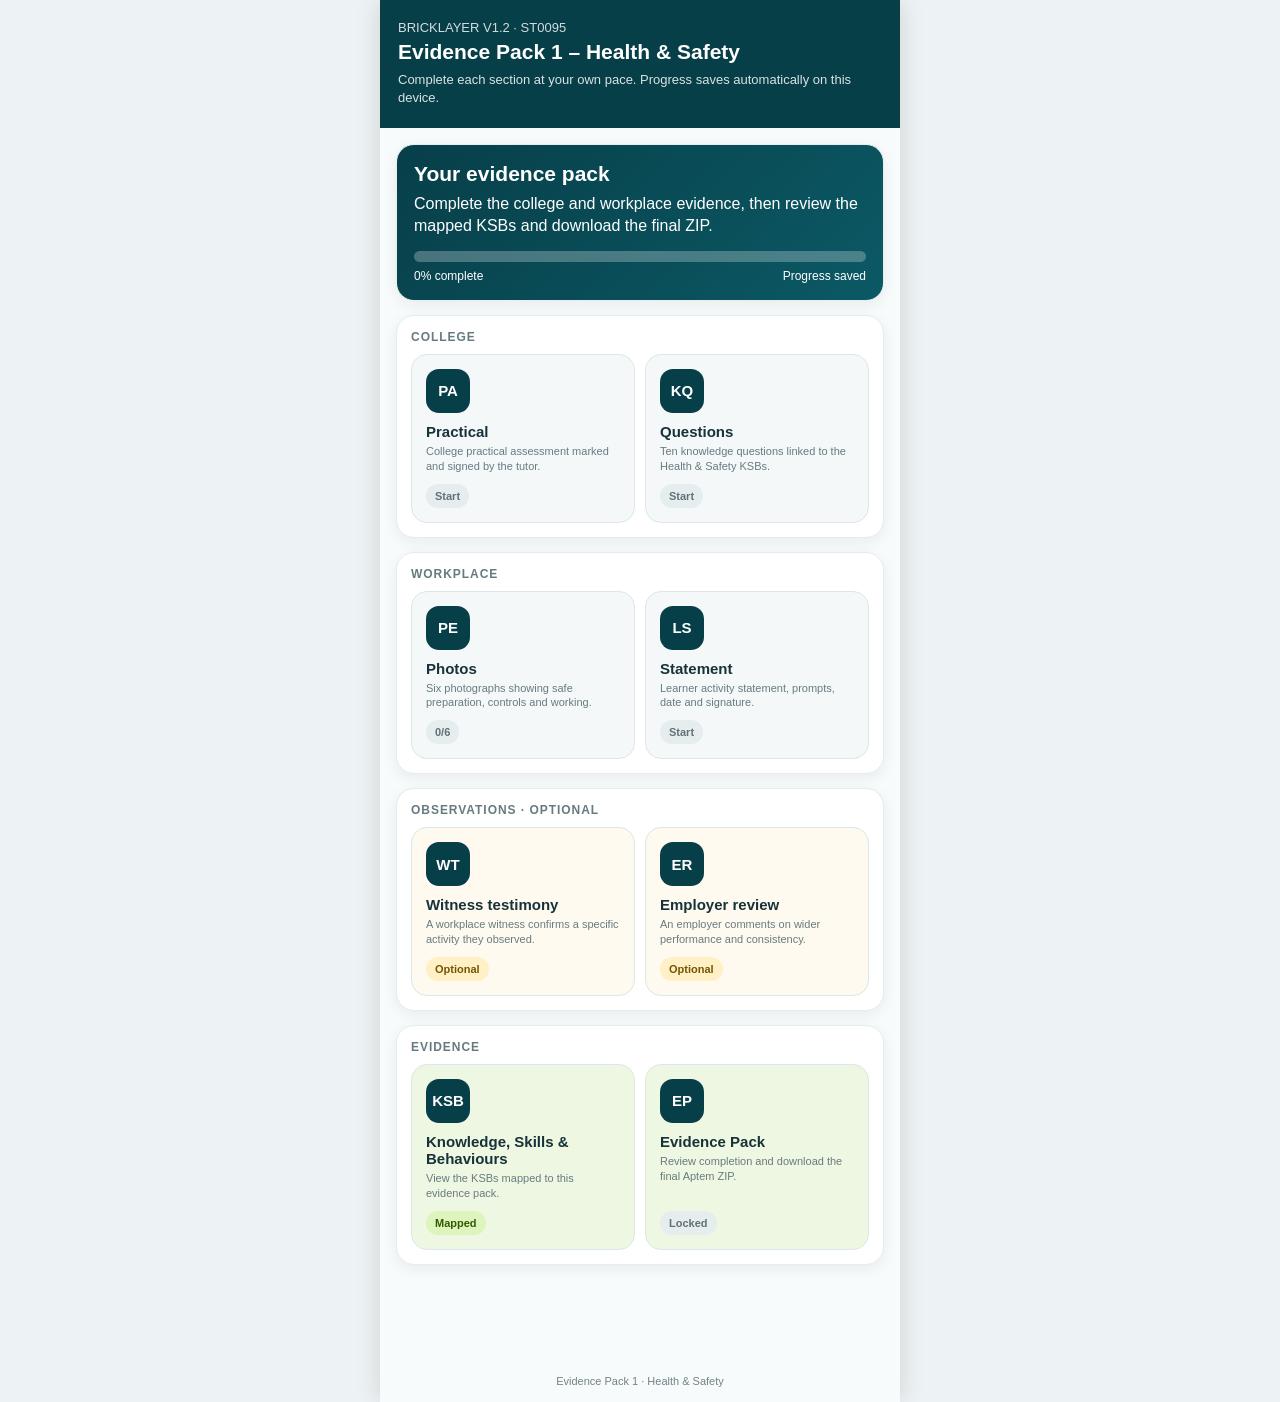
<file: index.html>
<!doctype html><html><head><meta charset="utf-8"><meta name="viewport" content="width=device-width,initial-scale=1"><title>Evidence Pack 1</title><link rel="stylesheet" href="styles.css"></head>
<body><div class="app"><header><div class="brand">BRICKLAYER V1.2 · ST0095</div><h1 class="title">Evidence Pack 1 – Health & Safety</h1><div class="sub">Complete each section at your own pace. Progress saves automatically on this device.</div></header>
<main>
<div class="card hero"><h2>Your evidence pack</h2><p>Complete the college and workplace evidence, then review the mapped KSBs and download the final ZIP.</p><div class="progress"><span id="bar"></span></div><div class="progress-row"><span id="pct">0% complete</span><span>Progress saved</span></div></div>

<div class="grid-groups">
  <section class="group-card">
    <h2 class="group-title">College</h2>
    <div class="evidence-grid">
      <a class="grid-tile" href="practical.html"><div><div class="tile-code">PA</div><h3>Practical</h3><p>College practical assessment marked and signed by the tutor.</p></div><span id="sPractical" class="status">Start</span></a>
      <a class="grid-tile" href="knowledge.html"><div><div class="tile-code">KQ</div><h3>Questions</h3><p>Ten knowledge questions linked to the Health & Safety KSBs.</p></div><span id="sQuiz" class="status">Start</span></a>
    </div>
  </section>

  <section class="group-card">
    <h2 class="group-title">Workplace</h2>
    <div class="evidence-grid">
      <a class="grid-tile" href="photos.html"><div><div class="tile-code">PE</div><h3>Photos</h3><p>Six photographs showing safe preparation, controls and working.</p></div><span id="sPhotos" class="status">Start</span></a>
      <a class="grid-tile" href="statement.html"><div><div class="tile-code">LS</div><h3>Statement</h3><p>Learner activity statement, prompts, date and signature.</p></div><span id="sStatement" class="status">Start</span></a>
    </div>
  </section>

  <section class="group-card">
    <h2 class="group-title">Observations · Optional</h2>
    <div class="evidence-grid">
      <a class="grid-tile optional" href="witness.html"><div><div class="tile-code">WT</div><h3>Witness testimony</h3><p>A workplace witness confirms a specific activity they observed.</p></div><span id="sWitness" class="status ready">Optional</span></a>
      <a class="grid-tile optional" href="employer.html"><div><div class="tile-code">ER</div><h3>Employer review</h3><p>An employer comments on wider performance and consistency.</p></div><span id="sEmployer" class="status ready">Optional</span></a>
    </div>
  </section>

  <section class="group-card">
    <h2 class="group-title">Evidence</h2>
    <div class="evidence-grid">
      <a class="grid-tile evidence" href="ksbs.html"><div><div class="tile-code">KSB</div><h3>Knowledge, Skills & Behaviours</h3><p>View the KSBs mapped to this evidence pack.</p></div><span class="status done">Mapped</span></a>
      <a class="grid-tile evidence" href="review.html"><div><div class="tile-code">EP</div><h3>Evidence Pack</h3><p>Review completion and download the final Aptem ZIP.</p></div><span id="sPack" class="status">Locked</span></a>
    </div>
  </section>
</div>
</main><footer>Evidence Pack 1 · Health & Safety</footer></div>
<script src="app.js"></script><script>
(async()=>{const x=await overallStatus();bar.style.width=x.percent+"%";pct.textContent=x.percent+"% complete";
sPhotos.textContent=x.photos+"/6"; if(x.photos===6)sPhotos.classList.add("done");
sStatement.textContent=x.statement?"Done":"Start";if(x.statement)sStatement.classList.add("done");
sQuiz.textContent=x.quizok?"Passed":"Start";if(x.quizok)sQuiz.classList.add("done");
sPractical.textContent=x.prac?"Competent":"Start";if(x.prac)sPractical.classList.add("done");
sPack.textContent=x.done?"Ready":"Locked";if(x.done)sPack.classList.add("done");
const wt=JSON.parse(localStorage.getItem("brick_witness_v1")||"{}"); if(wt.completed){sWitness.textContent="Added";sWitness.classList.add("done")}
const er=JSON.parse(localStorage.getItem("brick_employer_v1")||"{}"); if(er.completed){sEmployer.textContent="Added";sEmployer.classList.add("done")}
})();</script></body></html>
</file>
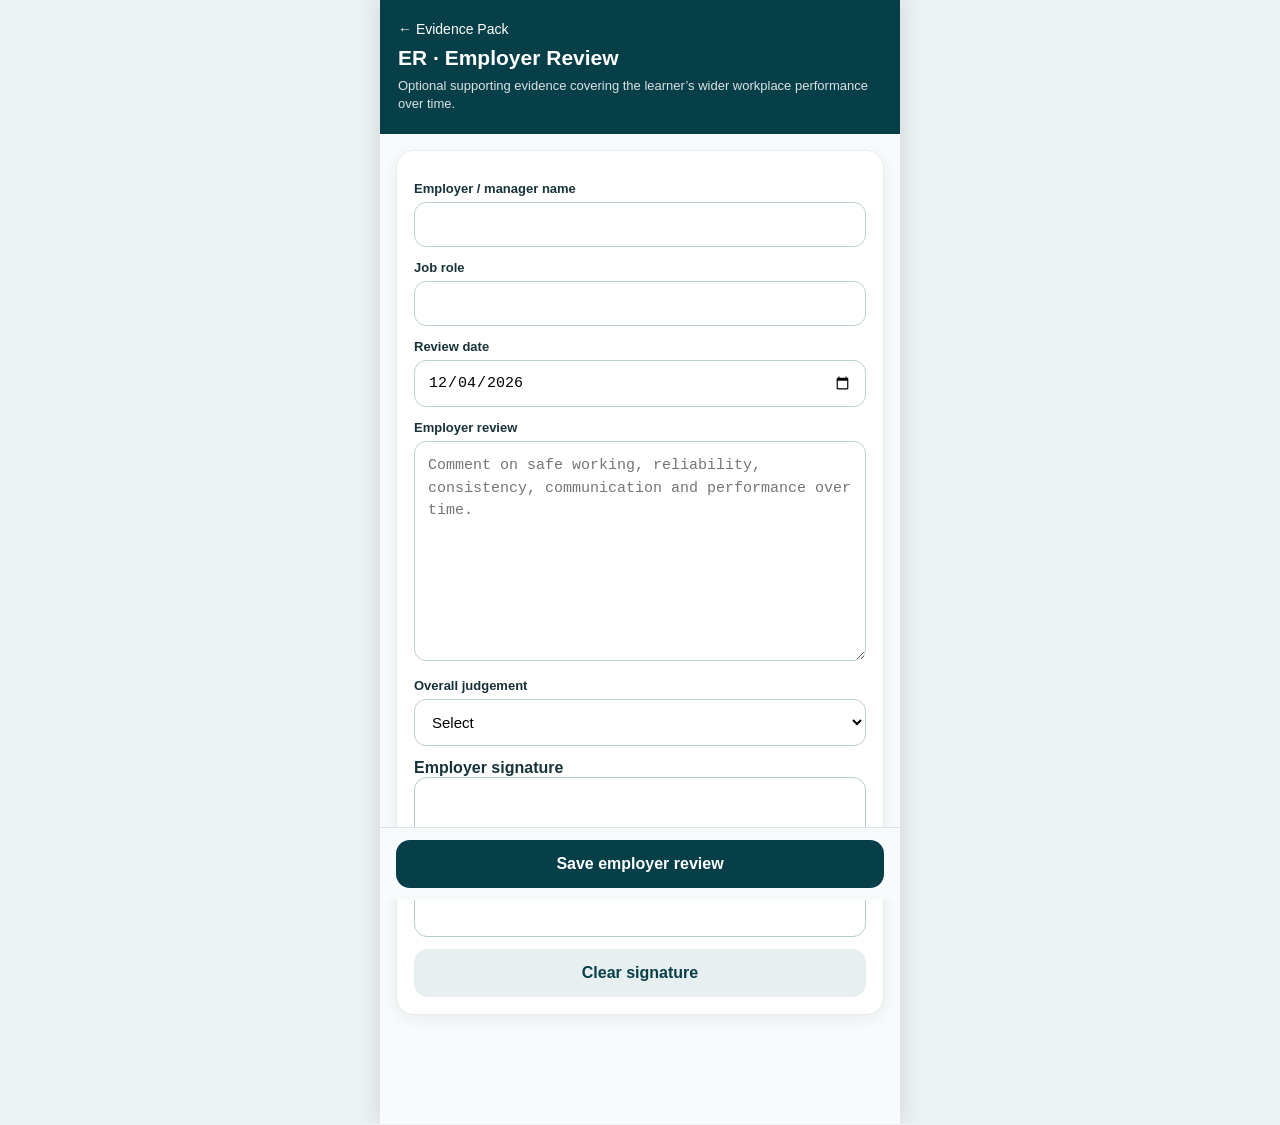
<file: employer.html>
<!doctype html><html><head><meta charset="utf-8"><meta name="viewport" content="width=device-width,initial-scale=1"><title>Employer Review</title><link rel="stylesheet" href="styles.css"></head>
<body><div class="app"><header><a class="back" href="index.html">← Evidence Pack</a><h1 class="title">ER · Employer Review</h1><div class="sub">Optional supporting evidence covering the learner’s wider workplace performance over time.</div></header><main>
<div class="card"><div class="field"><label>Employer / manager name</label><input id="ename" type="text"></div><div class="field"><label>Job role</label><input id="erole" type="text"></div><div class="field"><label>Review date</label><input id="edate" type="date"></div><div class="field"><label>Employer review</label><textarea id="etext" placeholder="Comment on safe working, reliability, consistency, communication and performance over time."></textarea></div>
<div class="field"><label>Overall judgement</label><select id="judgement"><option value="">Select</option><option>Working towards the required standard</option><option>Consistently meeting the required standard</option><option>Exceeding the required standard</option></select></div>
<label><strong>Employer signature</strong></label><canvas class="signature" id="esig"></canvas><div class="signature-actions"><button class="button secondary" id="eclear" type="button">Clear signature</button></div></div>
</main><div class="fixed-actions"><button id="saveBtn" class="button">Save employer review</button></div></div>
<script src="app.js"></script><script>
const KEYE="brick_employer_v1";let e=JSON.parse(localStorage.getItem(KEYE)||"{}");
ename.value=e.name||"";erole.value=e.role||"";edate.value=e.date||new Date().toISOString().slice(0,10);etext.value=e.text||"";judgement.value=e.judgement||"";
function saveE(){e={...e,name:ename.value,role:erole.value,date:edate.value,text:etext.value,judgement:judgement.value};localStorage.setItem(KEYE,JSON.stringify(e));}
[ename,erole,edate,etext,judgement].forEach(x=>x.oninput=saveE);bindSignature("esig","eclear","_e");
esig.addEventListener("pointerup",()=>{e.signed=true;saveE()});eclear.onclick=()=>{e.signed=false;saveE()};
saveBtn.onclick=()=>{saveE();e.completed=!!(e.name&&e.role&&e.date&&e.text.trim().length>=50&&e.judgement&&e.signed);localStorage.setItem(KEYE,JSON.stringify(e));location.href="index.html"};
</script></body></html>
</file>
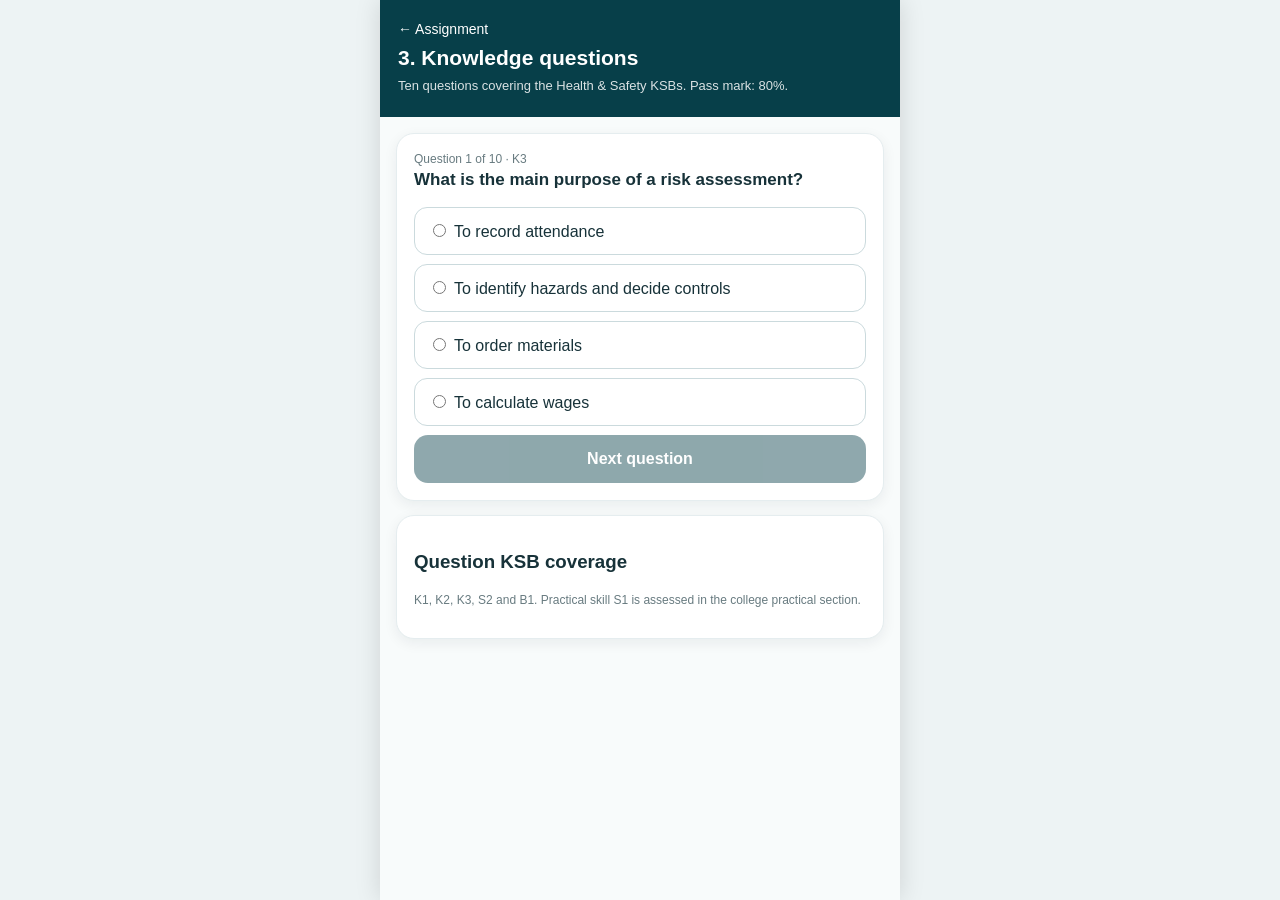
<file: knowledge.html>
<!doctype html><html><head><meta charset="utf-8"><meta name="viewport" content="width=device-width,initial-scale=1"><title>Knowledge check</title><link rel="stylesheet" href="styles.css"></head>
<body><div class="app"><header><a class="back" href="index.html">← Assignment</a><h1 class="title">3. Knowledge questions</h1><div class="sub">Ten questions covering the Health & Safety KSBs. Pass mark: 80%.</div></header><main>
<div class="card" id="quizBox"><div id="qnum" class="small"></div><div id="q" class="question"></div><div id="opts"></div><button class="button" id="next" disabled>Next question</button></div>
<div class="card hidden" id="result"><div class="score" id="score"></div><p id="resultText" style="text-align:center"></p><button class="button secondary" id="retry">Try again</button></div>
<div class="card"><h3>Question KSB coverage</h3><p class="small">K1, K2, K3, S2 and B1. Practical skill S1 is assessed in the college practical section.</p></div>
</main></div>
<script src="app.js"></script><script>
let i=0,answers={};function show(){const x=quiz[i];qnum.textContent=`Question ${i+1} of ${quiz.length} · ${x.k}`;q.textContent=x.q;opts.innerHTML=x.o.map((o,j)=>`<label class="option"><input type="radio" name="a" value="${j}">${o}</label>`).join("");next.disabled=true;document.querySelectorAll('input[name=a]').forEach(r=>r.onchange=()=>{answers[i]=Number(r.value);next.disabled=false;});next.textContent=i===quiz.length-1?"Finish quiz":"Next question";}
next.onclick=()=>{if(i<quiz.length-1){i++;show()}else finish()};
function finish(){let n=0;quiz.forEach((x,j)=>{if(answers[j]===x.a)n++});const pc=Math.round(n/quiz.length*100);state.quizAnswers=answers;state.quizScore=pc;state.quizPassed=pc>=80;save();quizBox.classList.add("hidden");result.classList.remove("hidden");score.textContent=pc+"%";resultText.textContent=pc>=80?"Passed. Your result has been saved.":"Not yet passed. Review the topics and try again.";}
retry.onclick=()=>{i=0;answers={};result.classList.add("hidden");quizBox.classList.remove("hidden");show()};show();
</script></body></html>
</file>
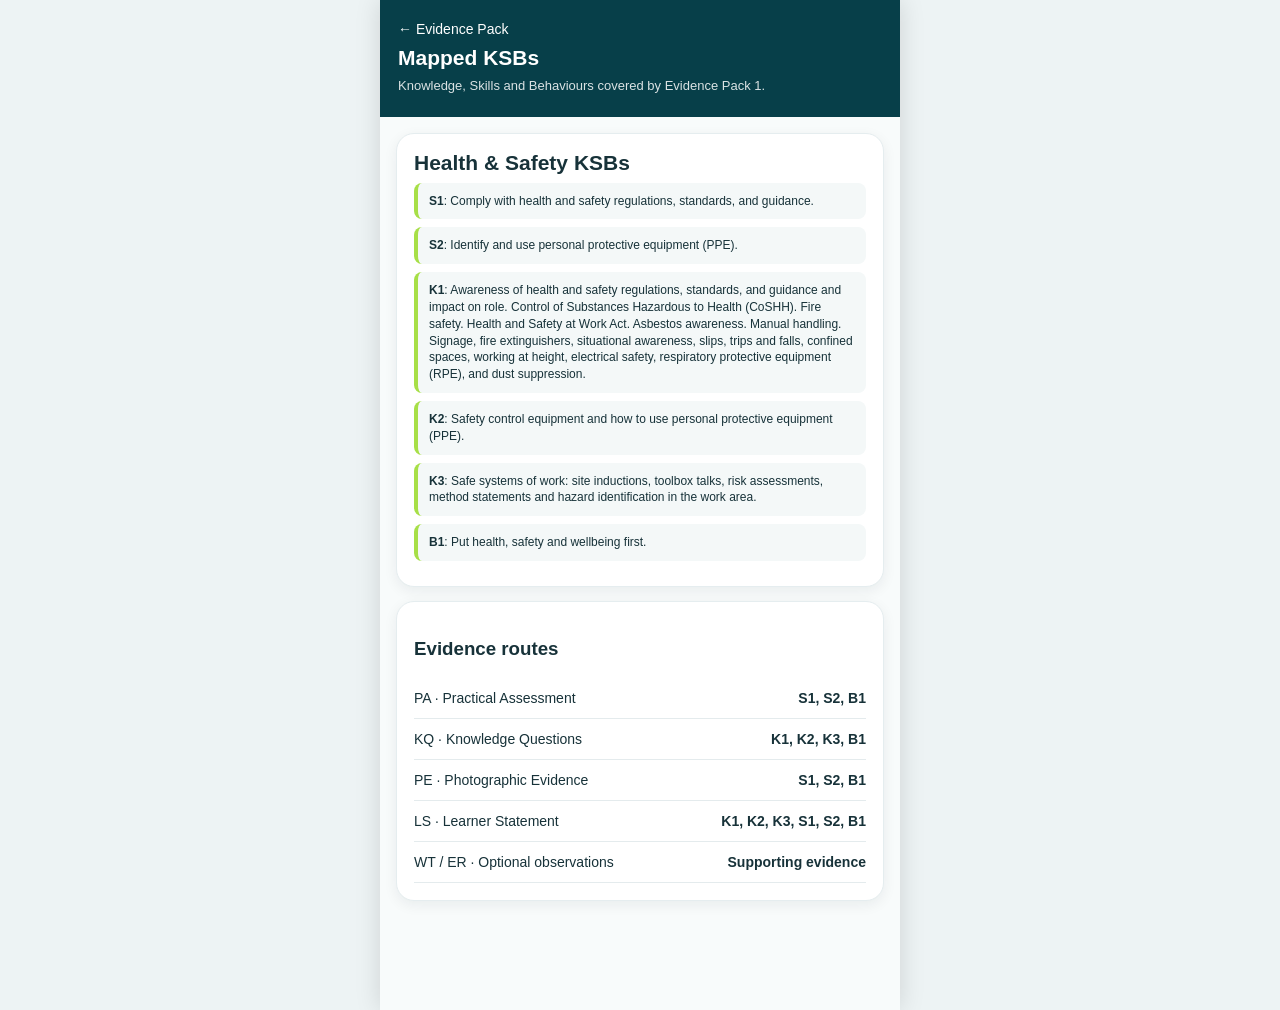
<file: ksbs.html>
<!doctype html><html><head><meta charset="utf-8"><meta name="viewport" content="width=device-width,initial-scale=1"><title>Mapped KSBs</title><link rel="stylesheet" href="styles.css"></head>
<body><div class="app"><header><a class="back" href="index.html">← Evidence Pack</a><h1 class="title">Mapped KSBs</h1><div class="sub">Knowledge, Skills and Behaviours covered by Evidence Pack 1.</div></header><main>
<div class="card"><h2 class="page">Health & Safety KSBs</h2><div id="ksbs"></div></div>
<div class="card"><h3>Evidence routes</h3>
<div class="review-item"><span>PA · Practical Assessment</span><strong>S1, S2, B1</strong></div>
<div class="review-item"><span>KQ · Knowledge Questions</span><strong>K1, K2, K3, B1</strong></div>
<div class="review-item"><span>PE · Photographic Evidence</span><strong>S1, S2, B1</strong></div>
<div class="review-item"><span>LS · Learner Statement</span><strong>K1, K2, K3, S1, S2, B1</strong></div>
<div class="review-item"><span>WT / ER · Optional observations</span><strong>Supporting evidence</strong></div>
</div></main></div><script src="app.js"></script><script>ksbs.innerHTML=ksbHtml();</script></body></html>
</file>
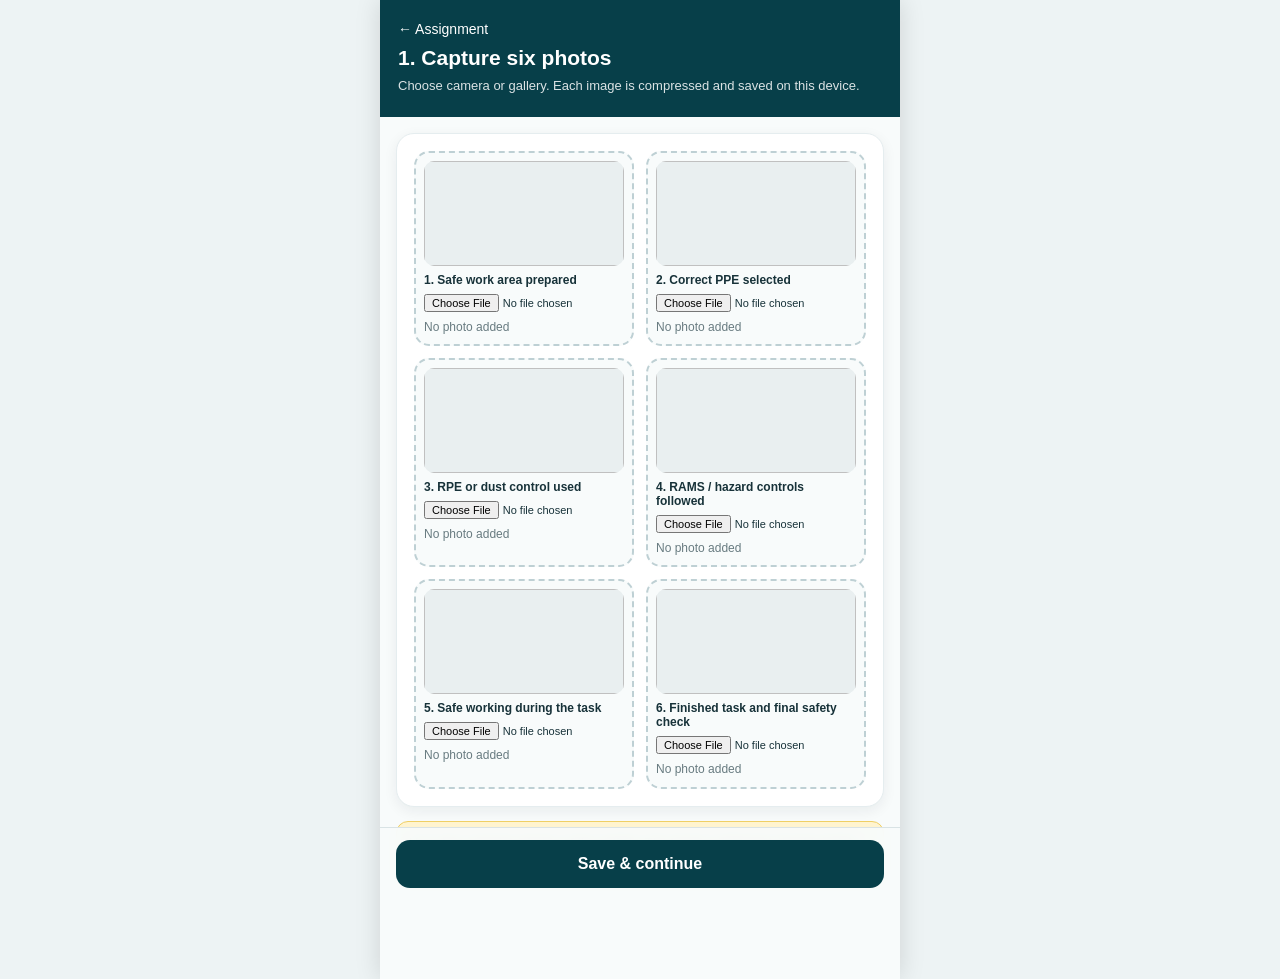
<file: photos.html>
<!doctype html><html><head><meta charset="utf-8"><meta name="viewport" content="width=device-width,initial-scale=1"><title>Photos</title><link rel="stylesheet" href="styles.css"></head>
<body><div class="app"><header><a class="back" href="index.html">← Assignment</a><h1 class="title">1. Capture six photos</h1><div class="sub">Choose camera or gallery. Each image is compressed and saved on this device.</div></header><main>
<div class="card"><div class="photo-grid" id="grid"></div></div>
<div class="notice">Use clear, genuine photos of the activity. The learner statement should explain how these photos relate to the same Health & Safety KSBs.</div>
</main><div class="fixed-actions"><a class="button" href="statement.html">Save & continue</a></div></div>
<script src="app.js"></script><script>
const labels=["Safe work area prepared","Correct PPE selected","RPE or dust control used","RAMS / hazard controls followed","Safe working during the task","Finished task and final safety check"];
(async()=>{for(let i=1;i<=6;i++){const d=document.createElement("div");d.className="photo-box";d.innerHTML=`<img id="im${i}" alt=""><label>${i}. ${labels[i-1]}</label><input id="f${i}" type="file" accept="image/*" capture="environment"><span class="small" id="m${i}">No photo added</span>`;grid.appendChild(d);
 const old=await getPhoto(i);if(old){document.getElementById("im"+i).src=old;document.getElementById("m"+i).textContent="Photo saved ✓";}
 document.getElementById("f"+i).onchange=async e=>{const file=e.target.files[0];if(!file)return;document.getElementById("m"+i).textContent="Saving...";const data=await compress(file);await putPhoto(i,data);document.getElementById("im"+i).src=data;document.getElementById("m"+i).textContent="Photo saved ✓";};
}})();</script></body></html>
</file>
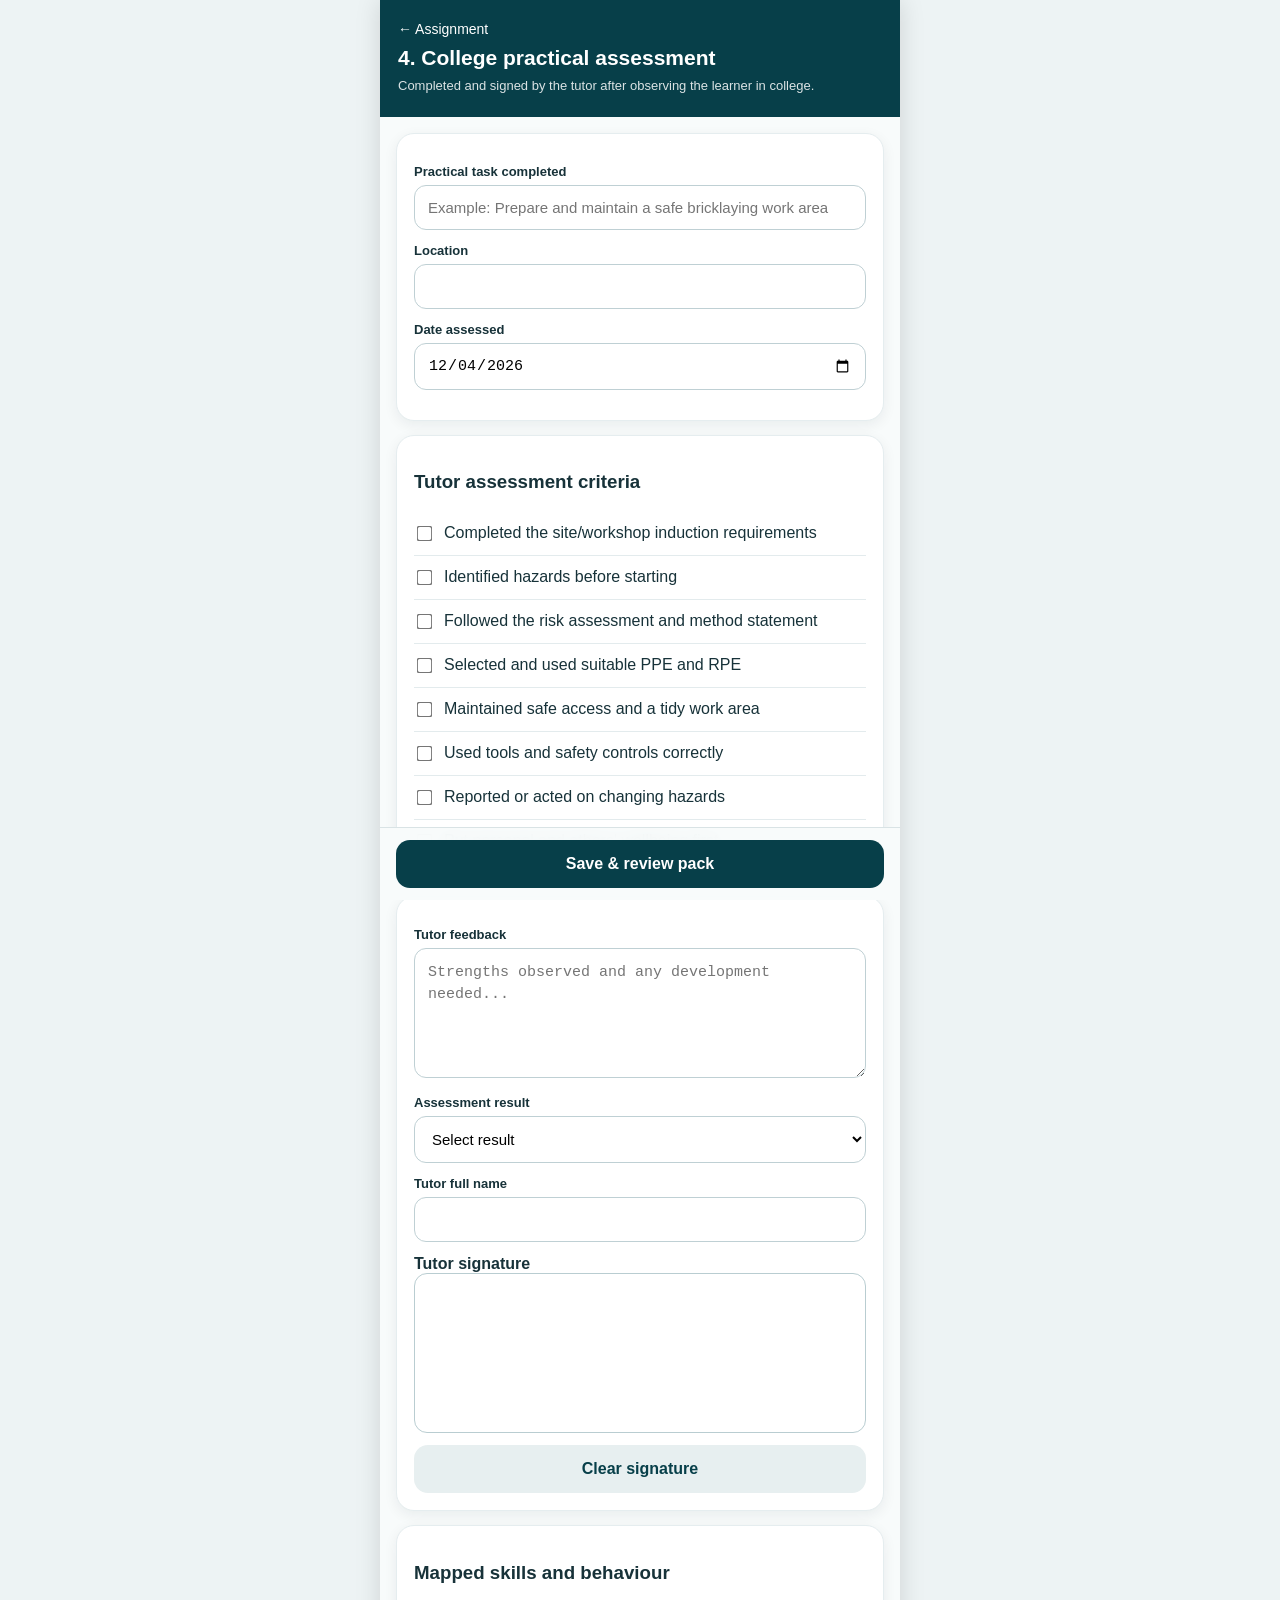
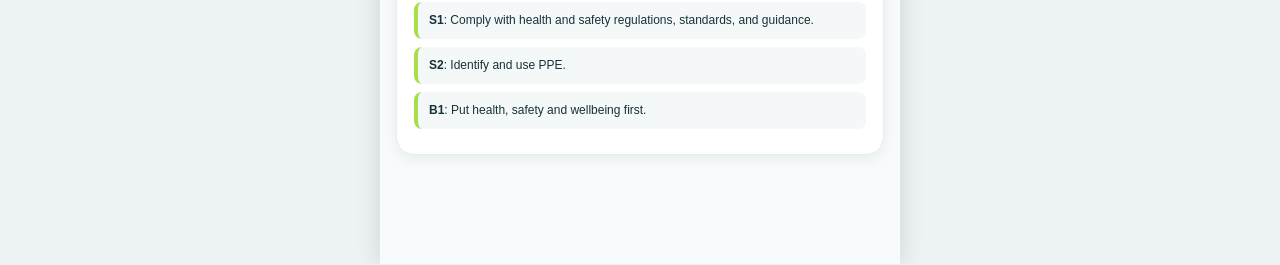
<file: practical.html>
<!doctype html><html><head><meta charset="utf-8"><meta name="viewport" content="width=device-width,initial-scale=1"><title>College practical</title><link rel="stylesheet" href="styles.css"></head>
<body><div class="app"><header><a class="back" href="index.html">← Assignment</a><h1 class="title">4. College practical assessment</h1><div class="sub">Completed and signed by the tutor after observing the learner in college.</div></header><main>
<div class="card"><div class="field"><label>Practical task completed</label><input id="task" type="text" placeholder="Example: Prepare and maintain a safe bricklaying work area"></div><div class="field"><label>Location</label><input id="location" type="text"></div><div class="field"><label>Date assessed</label><input id="pdate" type="date"></div></div>
<div class="card"><h3>Tutor assessment criteria</h3><div id="criteria"></div></div>
<div class="card"><div class="field"><label>Tutor feedback</label><textarea id="feedback" style="min-height:130px" placeholder="Strengths observed and any development needed..."></textarea></div><div class="field"><label>Assessment result</label><select id="result"><option value="">Select result</option><option>Competent</option><option>Not Yet Competent</option></select></div>
<div class="field"><label>Tutor full name</label><input id="tutor" type="text"></div><label><strong>Tutor signature</strong></label><canvas class="signature" id="tsig"></canvas><div class="signature-actions"><button class="button secondary" id="tclear" type="button">Clear signature</button></div></div>
<div class="card"><h3>Mapped skills and behaviour</h3><div class="ksb"><strong>S1</strong>: Comply with health and safety regulations, standards, and guidance.</div><div class="ksb"><strong>S2</strong>: Identify and use PPE.</div><div class="ksb"><strong>B1</strong>: Put health, safety and wellbeing first.</div></div>
</main><div class="fixed-actions"><a class="button" href="review.html">Save & review pack</a></div></div>
<script src="app.js"></script><script>
const list=["Completed the site/workshop induction requirements","Identified hazards before starting","Followed the risk assessment and method statement","Selected and used suitable PPE and RPE","Maintained safe access and a tidy work area","Used tools and safety controls correctly","Reported or acted on changing hazards","Put personal and others' wellbeing first"];
criteria.innerHTML=list.map((x,i)=>`<label class="checkrow"><input type="checkbox" data-i="${i}"><span>${x}</span></label>`).join("");
task.value=state.practical.task||"";location.value=state.practical.location||"College workshop";pdate.value=state.practical.date||new Date().toISOString().slice(0,10);feedback.value=state.practical.feedback||"";result.value=state.practical.result||"";tutor.value=state.practical.tutorName||"";
document.querySelectorAll("[data-i]").forEach(c=>{c.checked=!!state.practical.criteria[c.dataset.i];c.onchange=()=>{state.practical.criteria[c.dataset.i]=c.checked;save();}});
function s(){state.practical.task=task.value;state.practical.location=location.value;state.practical.date=pdate.value;state.practical.feedback=feedback.value;state.practical.result=result.value;state.practical.tutorName=tutor.value;save();}
[task,location,pdate,feedback,result,tutor].forEach(e=>e.oninput=s);bindSignature("tsig","tclear","_unused");
tsig.addEventListener("pointerup",()=>{state.practical.signed=true;save()});tclear.onclick=()=>{state.practical.signed=false;save()};
</script></body></html>
</file>
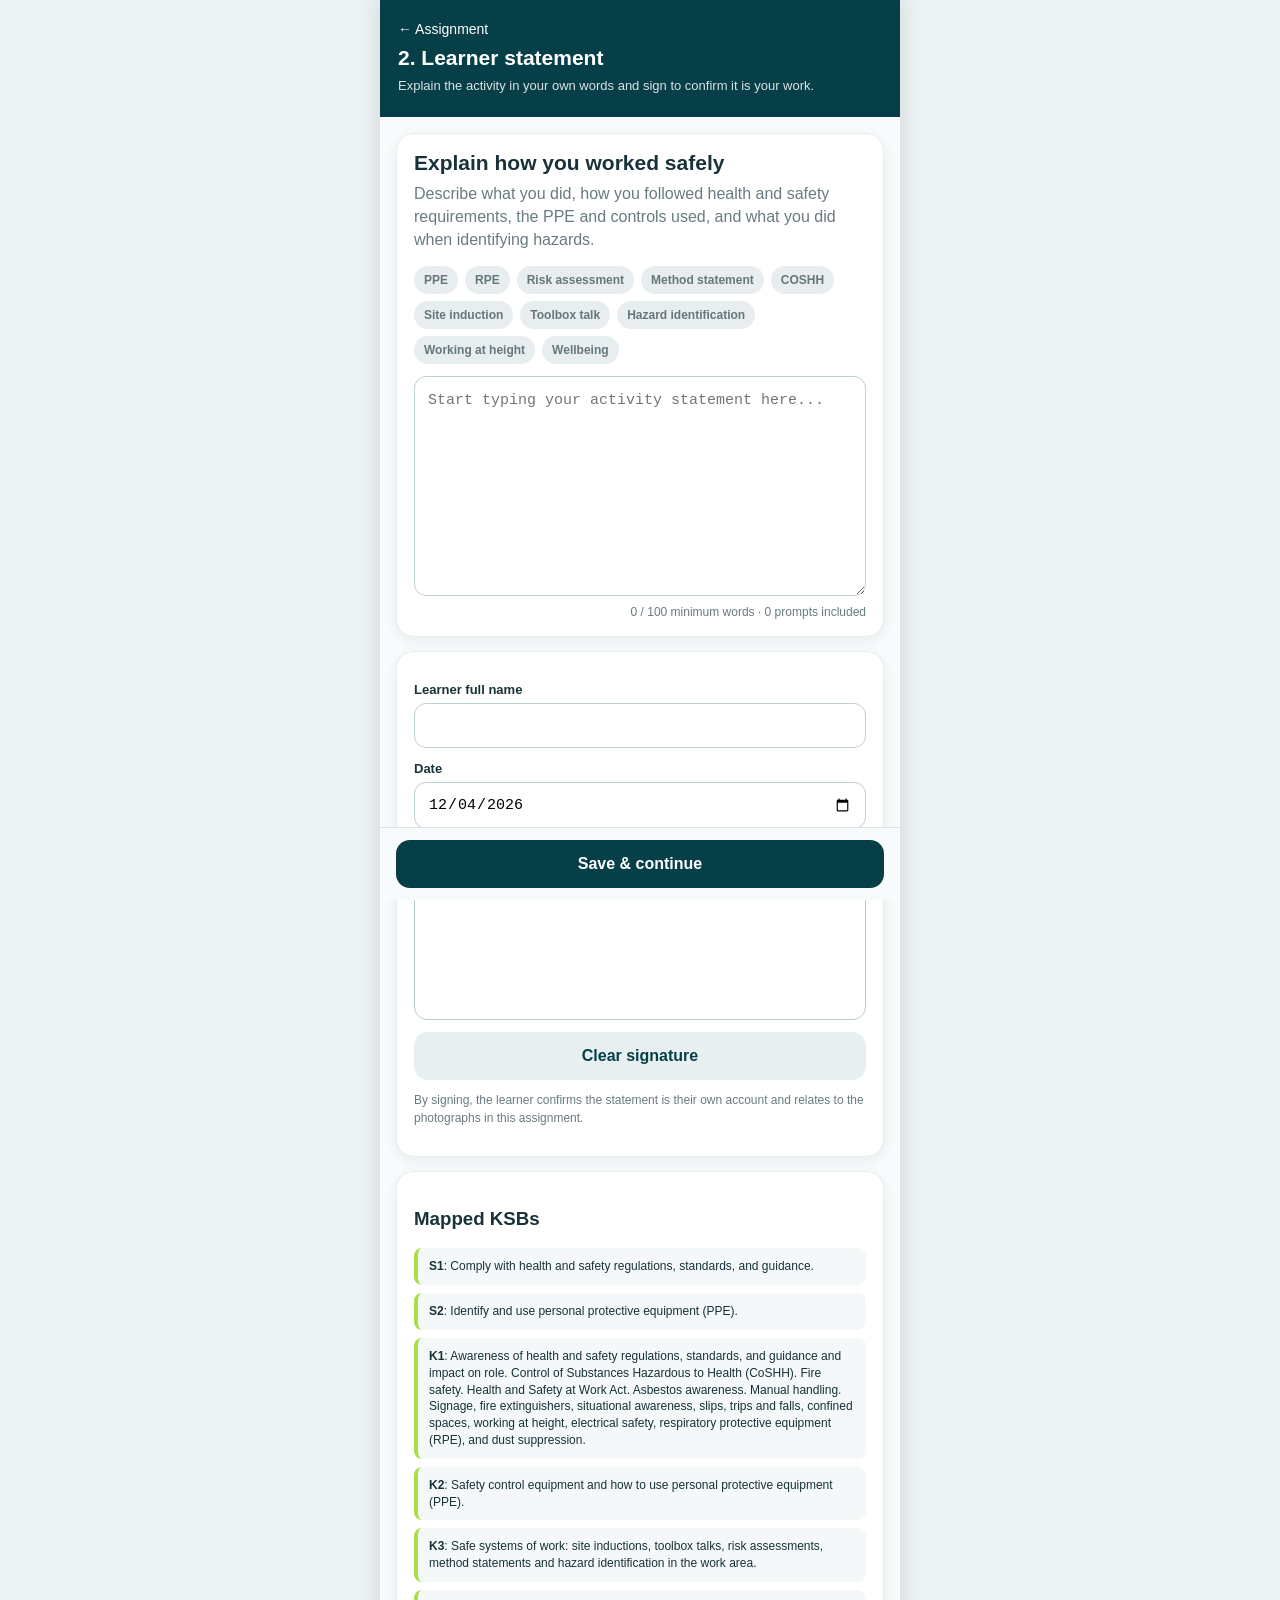
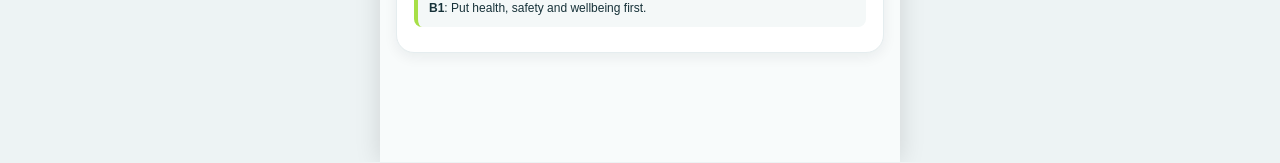
<file: statement.html>
<!doctype html><html><head><meta charset="utf-8"><meta name="viewport" content="width=device-width,initial-scale=1"><title>Learner statement</title><link rel="stylesheet" href="styles.css"></head>
<body><div class="app"><header><a class="back" href="index.html">← Assignment</a><h1 class="title">2. Learner statement</h1><div class="sub">Explain the activity in your own words and sign to confirm it is your work.</div></header><main>
<div class="card"><h2 class="page">Explain how you worked safely</h2><p class="lead">Describe what you did, how you followed health and safety requirements, the PPE and controls used, and what you did when identifying hazards.</p>
<div class="prompt-list" id="prompts"></div>
<textarea id="text" placeholder="Start typing your activity statement here..."></textarea><div class="counter"><span id="words">0</span> / 100 minimum words · <span id="hits">0</span> prompts included</div></div>
<div class="card"><div class="field"><label>Learner full name</label><input type="text" id="name"></div><div class="field"><label>Date</label><input type="date" id="date"></div>
<label><strong>Learner signature</strong></label><canvas class="signature" id="sig"></canvas><div class="signature-actions"><button class="button secondary" id="clear" type="button">Clear signature</button></div>
<p class="small">By signing, the learner confirms the statement is their own account and relates to the photographs in this assignment.</p></div>
<div class="card"><h3>Mapped KSBs</h3><div id="ksbs"></div></div>
</main><div class="fixed-actions"><a class="button" href="knowledge.html">Save & continue</a></div></div>
<script src="app.js"></script><script>
ksbs.innerHTML=ksbHtml();text.value=state.statement||"";name.value=state.learnerName||"";date.value=state.learnerDate||new Date().toISOString().slice(0,10);
function render(){const h=promptHits(text.value);prompts.innerHTML=Object.entries(h).map(([p,v])=>`<span class="prompt ${v?"hit":""}">${v?"✓ ":""}${p}</span>`).join("");words.textContent=wordCount(text.value);hits.textContent=Object.values(h).filter(Boolean).length;}
text.oninput=()=>{state.statement=text.value;save();render()};name.oninput=()=>{state.learnerName=name.value;save()};date.onchange=()=>{state.learnerDate=date.value;save()};render();bindSignature("sig","clear","learnerSigned");
</script></body></html>
</file>
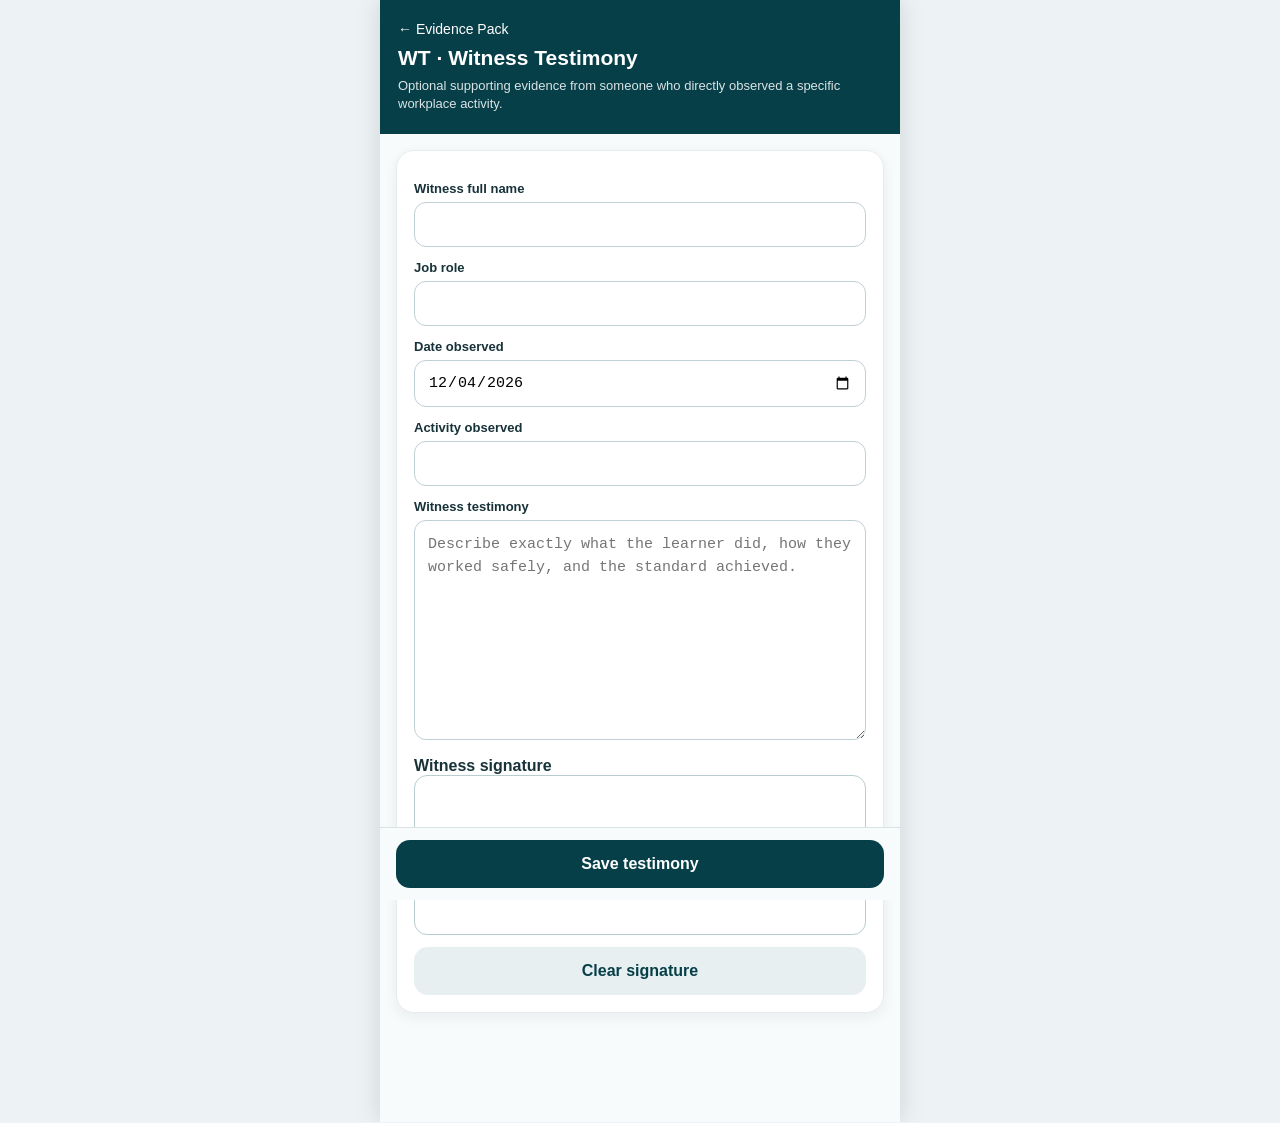
<file: witness.html>
<!doctype html><html><head><meta charset="utf-8"><meta name="viewport" content="width=device-width,initial-scale=1"><title>Witness Testimony</title><link rel="stylesheet" href="styles.css"></head>
<body><div class="app"><header><a class="back" href="index.html">← Evidence Pack</a><h1 class="title">WT · Witness Testimony</h1><div class="sub">Optional supporting evidence from someone who directly observed a specific workplace activity.</div></header><main>
<div class="card"><div class="field"><label>Witness full name</label><input id="wname" type="text"></div><div class="field"><label>Job role</label><input id="wrole" type="text"></div><div class="field"><label>Date observed</label><input id="wdate" type="date"></div><div class="field"><label>Activity observed</label><input id="activity" type="text"></div><div class="field"><label>Witness testimony</label><textarea id="text" placeholder="Describe exactly what the learner did, how they worked safely, and the standard achieved."></textarea></div>
<label><strong>Witness signature</strong></label><canvas class="signature" id="sig"></canvas><div class="signature-actions"><button class="button secondary" id="clear" type="button">Clear signature</button></div></div>
</main><div class="fixed-actions"><button id="saveBtn" class="button">Save testimony</button></div></div>
<script src="app.js"></script><script>
const KEYW="brick_witness_v1";let w=JSON.parse(localStorage.getItem(KEYW)||"{}");
wname.value=w.name||"";wrole.value=w.role||"";wdate.value=w.date||new Date().toISOString().slice(0,10);activity.value=w.activity||"";text.value=w.text||"";
function saveW(){w={...w,name:wname.value,role:wrole.value,date:wdate.value,activity:activity.value,text:text.value};localStorage.setItem(KEYW,JSON.stringify(w));}
[wname,wrole,wdate,activity,text].forEach(e=>e.oninput=saveW);bindSignature("sig","clear","_w");
sig.addEventListener("pointerup",()=>{w.signed=true;saveW()});clear.onclick=()=>{w.signed=false;saveW()};
saveBtn.onclick=()=>{saveW();w.completed=!!(w.name&&w.role&&w.date&&w.activity&&w.text.trim().length>=50&&w.signed);localStorage.setItem(KEYW,JSON.stringify(w));location.href="index.html"};
</script></body></html>
</file>
<file: styles.css>
:root{
  --teal:#073f49;--teal2:#0b5965;--lime:#a7df47;--bg:#edf3f4;
  --card:#fff;--text:#173239;--muted:#687b80;--line:#d9e3e5;
  --danger:#c23b3b;--amber:#f4b942;
}
*{box-sizing:border-box}
body{margin:0;background:var(--bg);color:var(--text);font-family:Arial,Helvetica,sans-serif}
.app{max-width:520px;min-height:100vh;margin:auto;background:#f8fbfb;box-shadow:0 0 24px #0002}
header{background:var(--teal);color:#fff;padding:20px 18px 22px;position:sticky;top:0;z-index:5}
.brand{font-size:13px;opacity:.82;margin-bottom:5px}.title{font-size:21px;font-weight:800;margin:0}
.sub{font-size:13px;opacity:.85;margin-top:7px;line-height:1.35}
main{padding:16px 16px 95px}
.card{background:var(--card);border-radius:18px;padding:17px;margin-bottom:14px;box-shadow:0 4px 14px #1231;border:1px solid #e5edef}
.hero{background:linear-gradient(135deg,var(--teal),var(--teal2));color:#fff}
.hero h2{margin:0 0 7px;font-size:21px}.hero p{margin:5px 0;line-height:1.4}
.progress{height:11px;background:#ffffff42;border-radius:20px;overflow:hidden;margin:13px 0 7px}
.progress>span{display:block;height:100%;background:var(--lime);width:0;transition:.3s}
.progress-row{display:flex;justify-content:space-between;font-size:12px}
.section-link{display:flex;gap:13px;align-items:center;text-decoration:none;color:inherit}
.icon{height:48px;width:48px;border-radius:14px;background:#e9f2f3;display:grid;place-items:center;font-size:23px;flex:0 0 auto}
.section-link h3{margin:0 0 4px;font-size:16px}.section-link p{margin:0;font-size:12px;color:var(--muted)}
.status{margin-left:auto;border-radius:99px;padding:6px 9px;font-size:11px;font-weight:800;background:#e6edef;color:#617176;white-space:nowrap}
.status.done{background:#def4bd;color:#315b00}.status.ready{background:#fff0c6;color:#785400}
.button{display:block;width:100%;border:0;border-radius:14px;padding:15px 16px;font-size:16px;font-weight:800;background:var(--teal);color:#fff;text-align:center;text-decoration:none;cursor:pointer}
.button.secondary{background:#e7eff0;color:var(--teal)}.button.lime{background:var(--lime);color:#193800}
.button:disabled{opacity:.45;cursor:not-allowed}
.fixed-actions{position:fixed;left:50%;bottom:0;transform:translateX(-50%);width:min(520px,100%);padding:12px 16px;background:#f8fbfbef;border-top:1px solid var(--line);backdrop-filter:blur(8px);z-index:6}
.back{color:#fff;text-decoration:none;font-size:14px;display:inline-block;margin-bottom:9px}
h2.page{font-size:21px;margin:0 0 7px}.lead{color:var(--muted);line-height:1.45;margin:0 0 15px}
.ksb{border-left:4px solid var(--lime);padding:10px 11px;background:#f4f8f8;border-radius:8px;margin:8px 0;font-size:12px;line-height:1.4}
.photo-grid{display:grid;grid-template-columns:1fr 1fr;gap:12px}
.photo-box{border:2px dashed #bed0d4;border-radius:15px;min-height:165px;background:#f8fbfb;padding:8px;display:flex;flex-direction:column;gap:7px}
.photo-box img{width:100%;height:105px;object-fit:cover;border-radius:10px;background:#e9eff0}
.photo-box label{font-size:12px;font-weight:800}.photo-box input[type=file]{width:100%;font-size:11px}
textarea,input[type=text],input[type=date],input[type=number],select{width:100%;border:1px solid #bfd0d4;border-radius:12px;padding:13px;font-size:15px;background:#fff}
textarea{min-height:220px;resize:vertical;line-height:1.5}
.field{margin:13px 0}.field label{font-size:13px;font-weight:800;display:block;margin-bottom:6px}
.prompt-list{display:flex;flex-wrap:wrap;gap:7px;margin:12px 0}
.prompt{border-radius:20px;background:#e8eef0;padding:7px 10px;font-size:12px;font-weight:800;color:#66777b}
.prompt.hit{background:#daf3b2;color:#315d00}
.counter{font-size:12px;text-align:right;color:var(--muted);margin-top:5px}
.question{font-size:17px;font-weight:800;line-height:1.45;margin-bottom:14px}
.option{display:block;border:1px solid #cbdadd;border-radius:13px;padding:13px;margin:9px 0;background:#fff;cursor:pointer}
.option input{margin-right:8px}.option.correct{background:#e6f7c9;border-color:#91ca3e}.option.wrong{background:#ffe1e1;border-color:#d87373}
.score{text-align:center;font-size:27px;font-weight:900;color:var(--teal)}
.signature{border:1px solid #b9cdd1;border-radius:13px;background:#fff;width:100%;height:160px;touch-action:none}
.signature-actions{display:flex;gap:8px;margin-top:8px}.signature-actions button{flex:1}
.checkrow{display:flex;align-items:flex-start;gap:10px;border-bottom:1px solid #e3ebed;padding:12px 0}
.checkrow input{margin-top:3px;transform:scale(1.2)}
.notice{background:#fff4cf;border:1px solid #efcf64;padding:12px;border-radius:12px;font-size:13px;line-height:1.45}
.success{background:#e5f6c8;border:1px solid #a3cf5d;padding:12px;border-radius:12px;font-size:13px}
.small{font-size:12px;color:var(--muted);line-height:1.45}.hidden{display:none!important}
.review-item{display:flex;justify-content:space-between;padding:12px 0;border-bottom:1px solid #e4ebed;font-size:14px}.review-item strong.ok{color:#4f8500}.review-item strong.no{color:#b12d2d}
footer{text-align:center;color:#718286;font-size:11px;padding:15px}
@media(max-width:360px){.photo-grid{grid-template-columns:1fr}.title{font-size:18px}}


.grid-groups{display:grid;gap:14px}
.group-card{background:#fff;border:1px solid #e3ecee;border-radius:18px;padding:14px;box-shadow:0 4px 14px #1231}
.group-title{font-size:12px;font-weight:900;letter-spacing:.08em;text-transform:uppercase;color:#667b80;margin:0 0 10px}
.evidence-grid{display:grid;grid-template-columns:1fr 1fr;gap:10px}
.grid-tile{min-height:128px;border-radius:16px;padding:14px;text-decoration:none;color:inherit;display:flex;flex-direction:column;justify-content:space-between;background:#f4f8f8;border:1px solid #dbe7e9;transition:.15s}
.grid-tile:active{transform:scale(.98)}
.tile-code{width:44px;height:44px;border-radius:13px;background:var(--teal);color:#fff;display:grid;place-items:center;font-weight:900;font-size:15px}
.grid-tile h3{font-size:15px;margin:10px 0 4px}
.grid-tile p{font-size:11px;color:var(--muted);margin:0;line-height:1.35}
.grid-tile .status{align-self:flex-start;margin:10px 0 0}
.grid-tile.optional{background:#fffaf0}
.grid-tile.evidence{background:#eef7e1}
@media(max-width:360px){.grid-tile{min-height:116px;padding:12px}.tile-code{width:40px;height:40px}}
</file>
